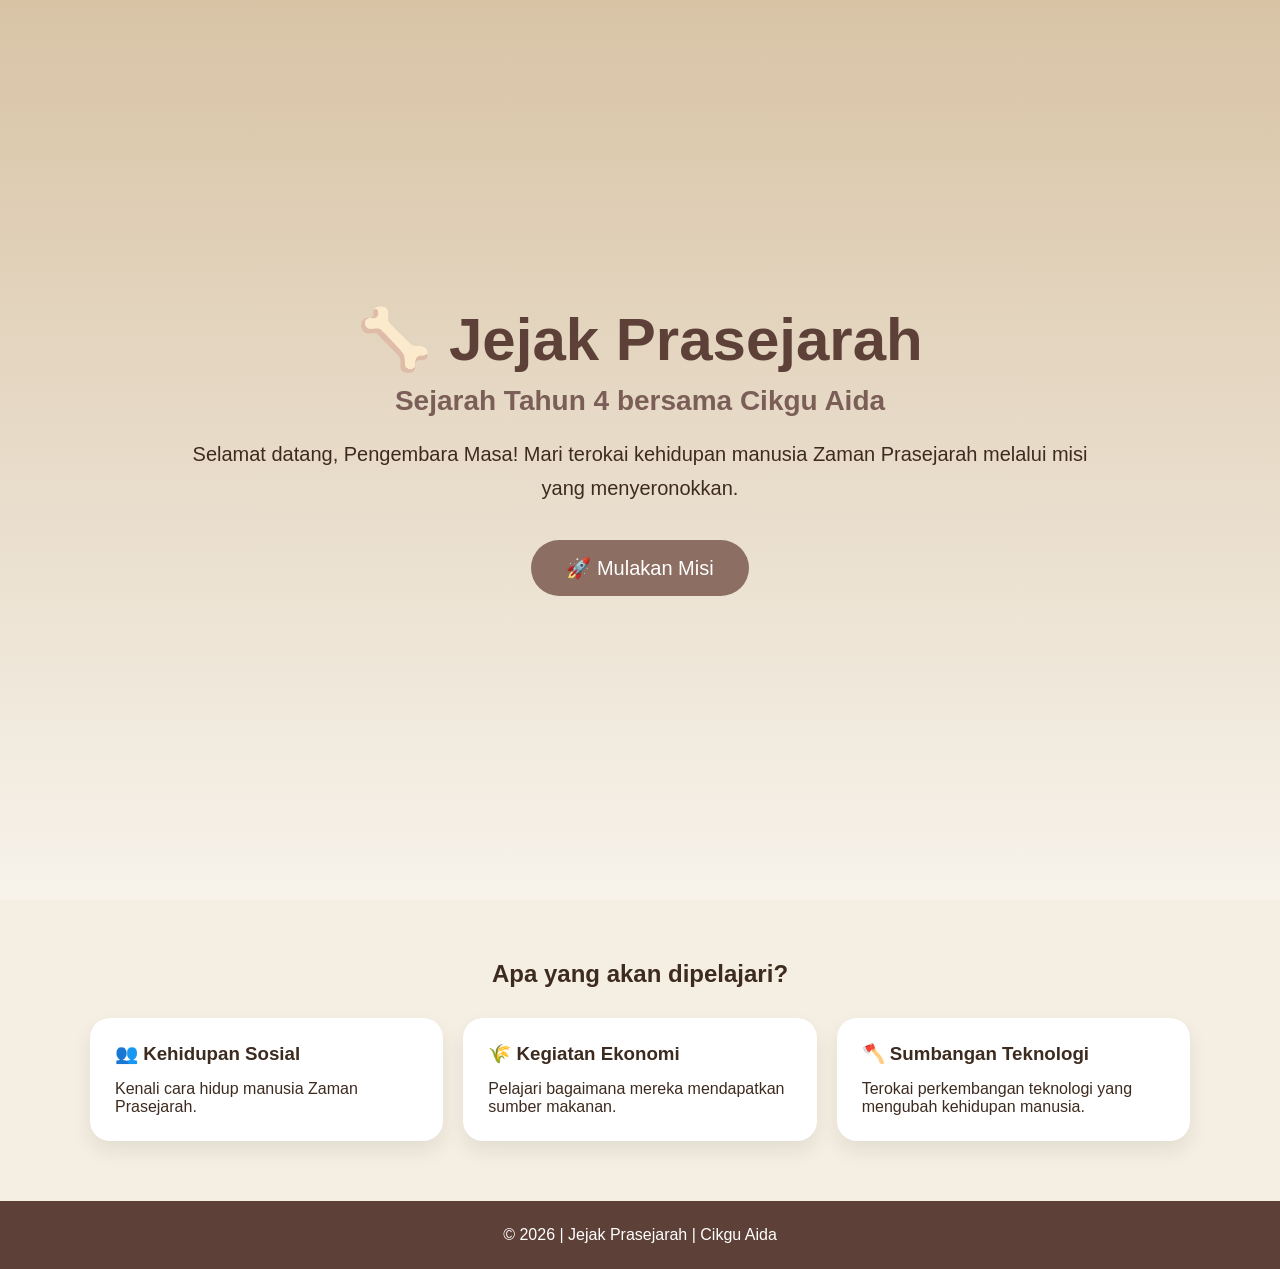
<file: index.html>
<!DOCTYPE html>
<html lang="ms">

<head>

<meta charset="UTF-8">

<meta name="viewport" content="width=device-width, initial-scale=1.0">

<title>Jejak Prasejarah | Cikgu Aida</title>

<link rel="stylesheet" href="style.css">

</head>

<body>

<header>

<div class="hero">

<h1>🦴 Jejak Prasejarah</h1>

<h2>Sejarah Tahun 4 bersama Cikgu Aida</h2>

<p>

Selamat datang, Pengembara Masa!

Mari terokai kehidupan manusia Zaman Prasejarah melalui misi yang menyeronokkan.

</p>

<a href="unit6.html" class="btn">

🚀 Mulakan Misi

</a>

</div>

</header>

<section>

<div class="container">

<h2 style="text-align:center;">Apa yang akan dipelajari?</h2>

<div class="cards">

<div class="card">

<h3>👥 Kehidupan Sosial</h3>

<p>
Kenali cara hidup manusia Zaman Prasejarah.
</p>

</div>

<div class="card">

<h3>🌾 Kegiatan Ekonomi</h3>

<p>
Pelajari bagaimana mereka mendapatkan sumber makanan.
</p>

</div>

<div class="card">

<h3>🪓 Sumbangan Teknologi</h3>

<p>
Terokai perkembangan teknologi yang mengubah kehidupan manusia.
</p>

</div>

</div>

</div>

</section>

<footer>

© 2026 | Jejak Prasejarah | Cikgu Aida

</footer>

<script src="script.js"></script>

</body>

</html>
</file>
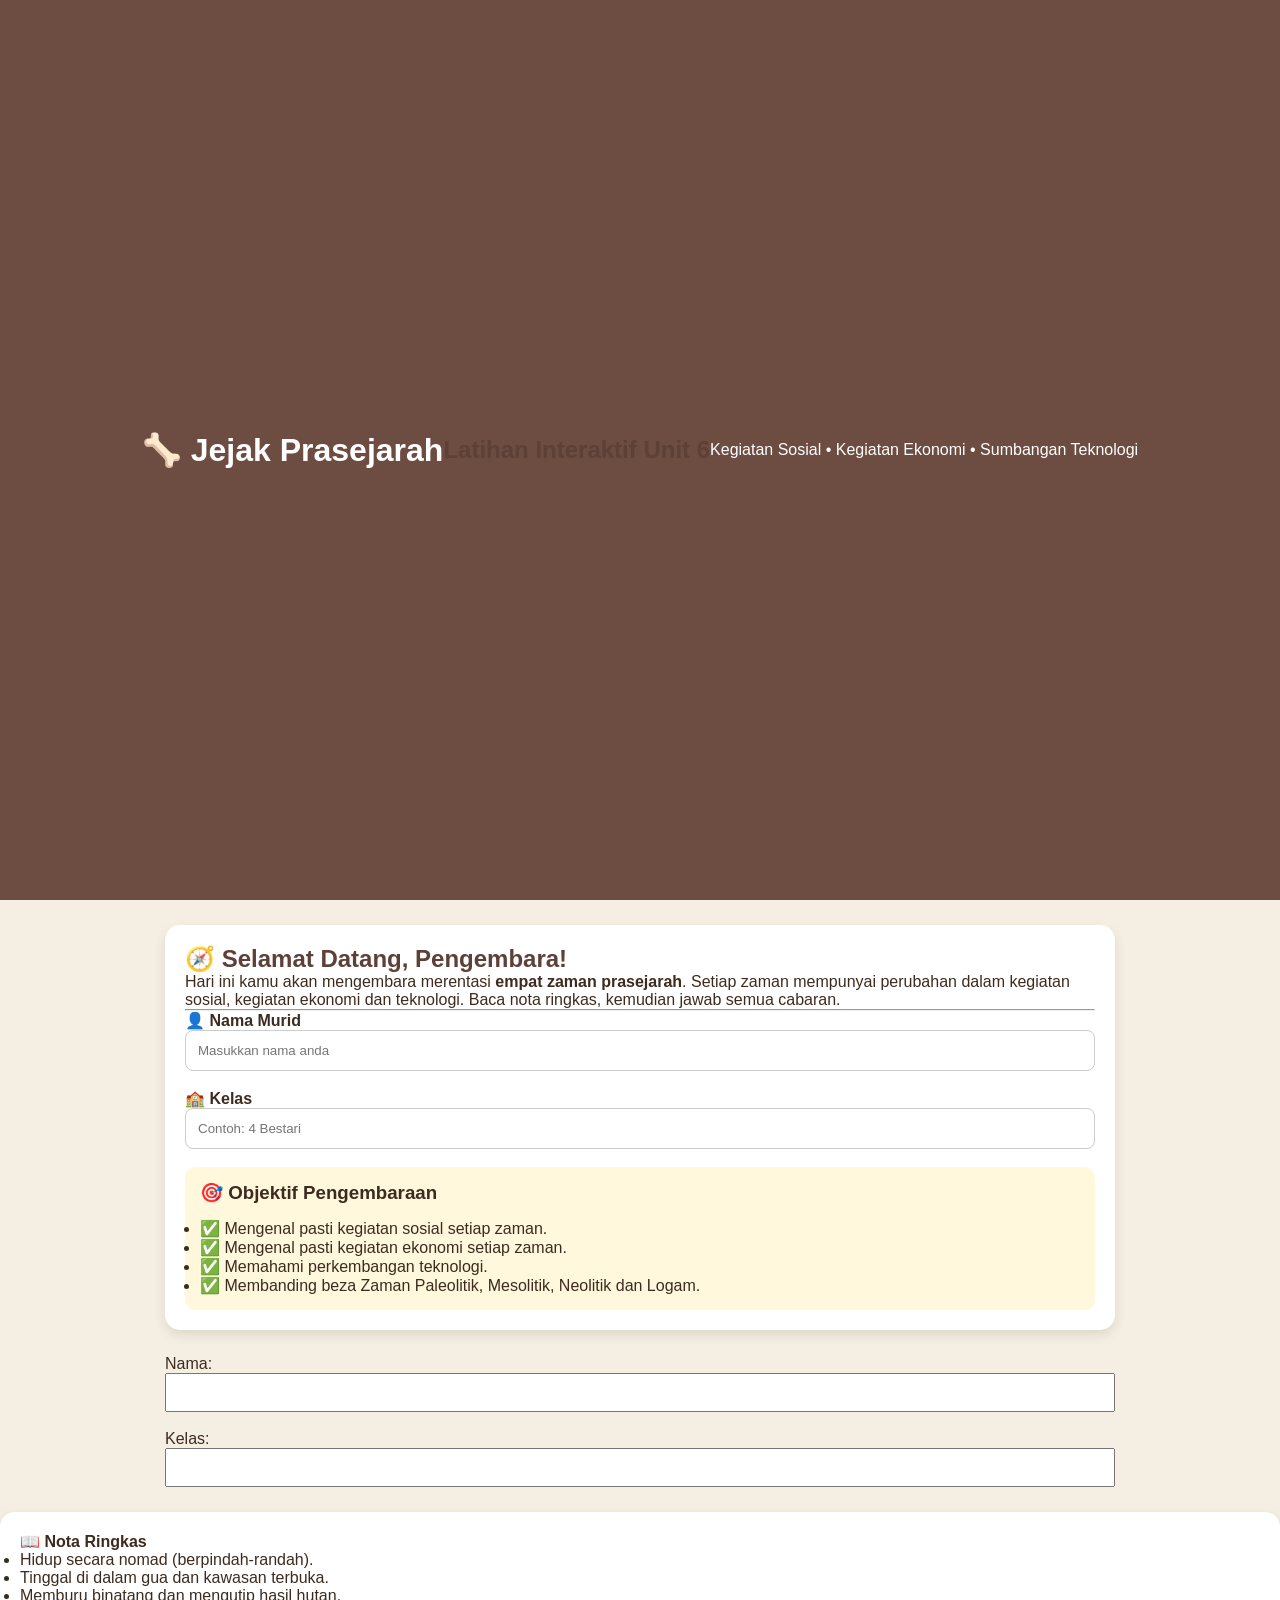
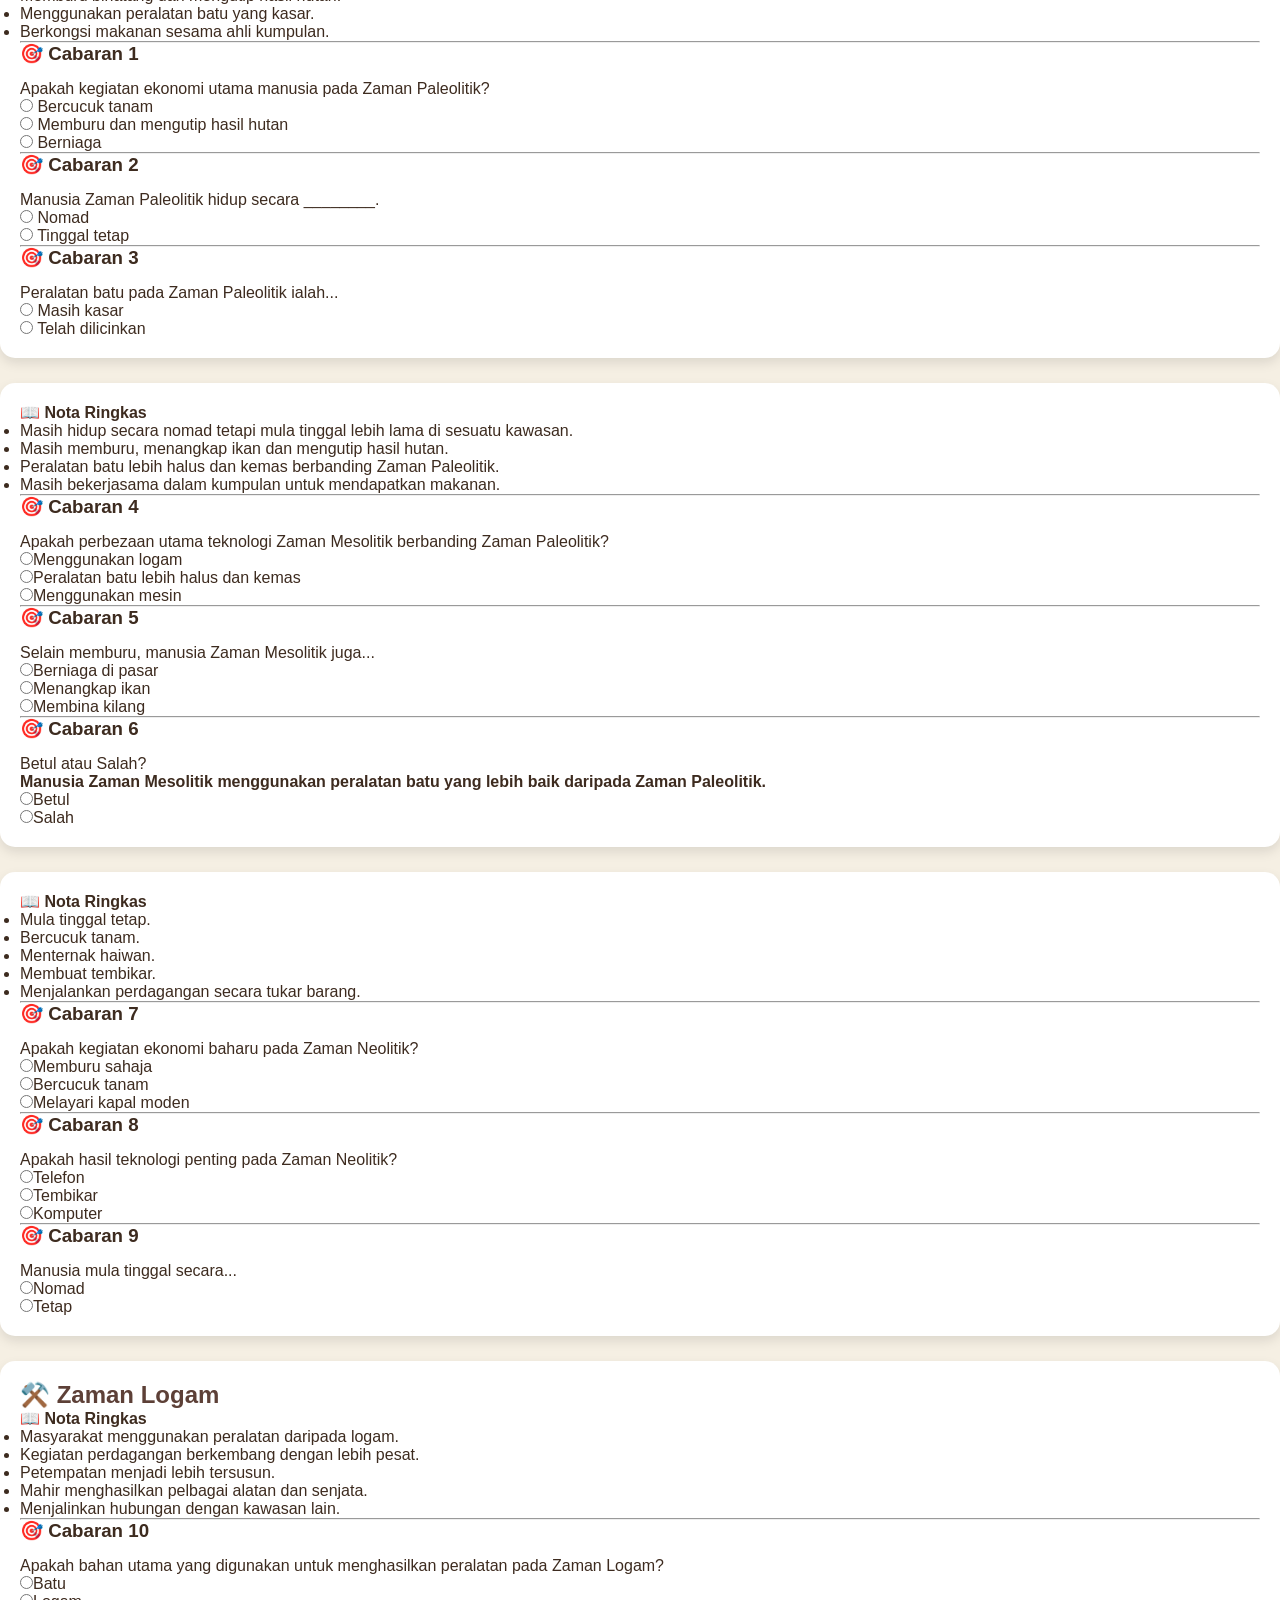
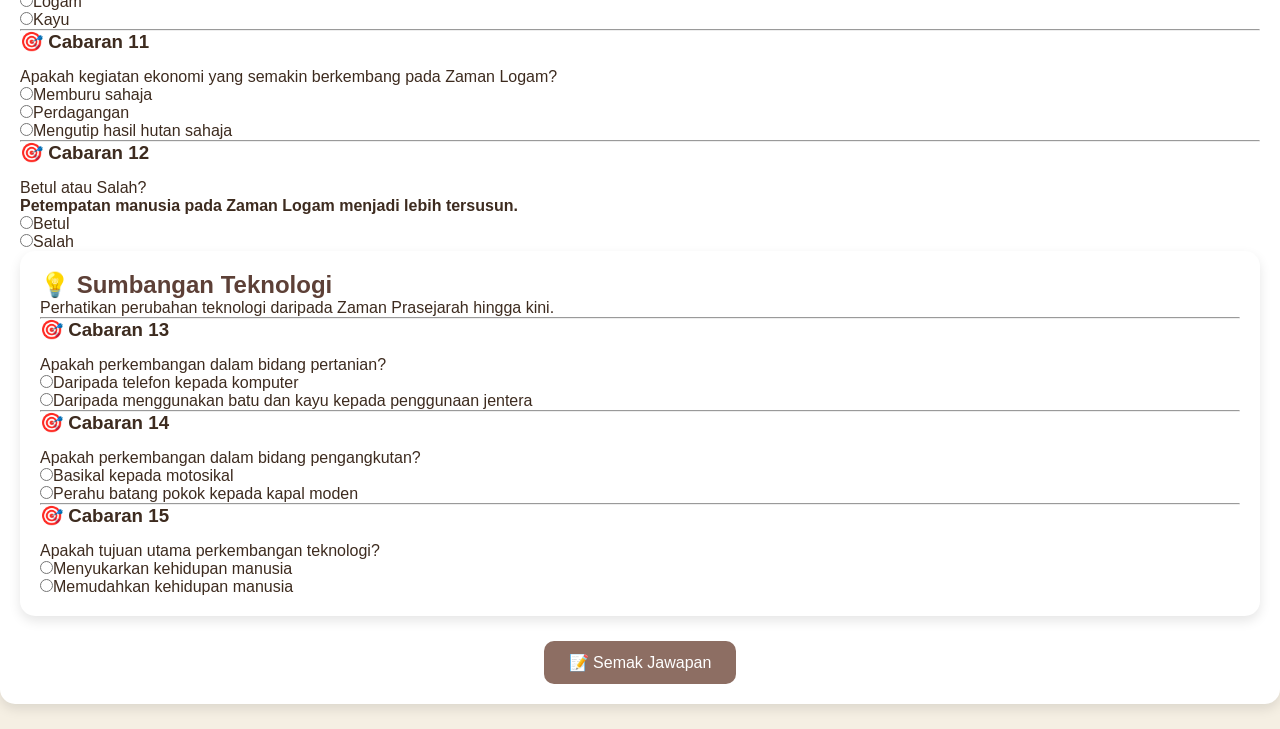
<file: latihan.html>
<!DOCTYPE html>
<html lang="ms">
<head>
<meta charset="UTF-8">
<meta name="viewport" content="width=device-width, initial-scale=1.0">

<title>Latihan Interaktif Unit 6</title>

<link rel="stylesheet" href="style.css">

<style>

body{
background:#f5efe3;
font-family:Arial, Helvetica, sans-serif;
margin:0;
}

header{
background:#6d4c41;
color:white;
padding:25px;
text-align:center;
}

.container{
max-width:1000px;
margin:auto;
padding:25px;
}

.card{
background:white;
padding:20px;
border-radius:15px;
margin-bottom:25px;
box-shadow:0 5px 12px rgba(0,0,0,.1);
}

h2{
color:#5d4037;
}

button{
padding:12px 25px;
border:none;
border-radius:10px;
background:#8d6e63;
color:white;
font-size:16px;
cursor:pointer;
}

button:hover{
background:#5d4037;
}

</style>

</head>

<body>

<header>

<h1>🦴 Jejak Prasejarah</h1>

<h2>Latihan Interaktif Unit 6</h2>

<p>
Kegiatan Sosial • Kegiatan Ekonomi • Sumbangan Teknologi
</p>

</header>

<div class="container">

<div class="card">

<h2>🧭 Selamat Datang, Pengembara!</h2>

<p>
Hari ini kamu akan mengembara merentasi <strong>empat zaman prasejarah</strong>.
Setiap zaman mempunyai perubahan dalam kegiatan sosial, kegiatan ekonomi dan teknologi.
Baca nota ringkas, kemudian jawab semua cabaran.
</p>

<hr>

<label><strong>👤 Nama Murid</strong></label><br>
<input id="nama" type="text" placeholder="Masukkan nama anda"
style="width:100%;padding:12px;border-radius:8px;border:1px solid #ccc;"><br><br>

<label><strong>🏫 Kelas</strong></label><br>
<input id="kelas" type="text" placeholder="Contoh: 4 Bestari"
style="width:100%;padding:12px;border-radius:8px;border:1px solid #ccc;"><br><br>

<div style="background:#FFF8DC;padding:15px;border-radius:10px;">

<h3>🎯 Objektif Pengembaraan</h3>

<ul>

<li>✅ Mengenal pasti kegiatan sosial setiap zaman.</li>

<li>✅ Mengenal pasti kegiatan ekonomi setiap zaman.</li>

<li>✅ Memahami perkembangan teknologi.</li>

<li>✅ Membanding beza Zaman Paleolitik, Mesolitik, Neolitik dan Logam.</li>

</ul>

</div>

</div>

<label>Nama:</label><br>
<input type="text" style="width:100%;padding:10px;"><br><br>

<label>Kelas:</label><br>
<input type="text" style="width:100%;padding:10px;">

</div>

<div class="card">

<p><strong>📖 Nota Ringkas</strong></p>

<ul>

<li>Hidup secara nomad (berpindah-randah).</li>

<li>Tinggal di dalam gua dan kawasan terbuka.</li>

<li>Memburu binatang dan mengutip hasil hutan.</li>

<li>Menggunakan peralatan batu yang kasar.</li>

<li>Berkongsi makanan sesama ahli kumpulan.</li>

</ul>

<hr>

<h3>🎯 Cabaran 1</h3>

<p>Apakah kegiatan ekonomi utama manusia pada Zaman Paleolitik?</p>

<label>
<input type="radio" name="p1">
Bercucuk tanam
</label><br>

<label>
<input type="radio" name="p1" data-answer="true">
Memburu dan mengutip hasil hutan
</label><br>

<label>
<input type="radio" name="p1">
Berniaga
</label>

<hr>

<h3>🎯 Cabaran 2</h3>

<p>Manusia Zaman Paleolitik hidup secara ________.</p>

<label>
<input type="radio" name="p2" data-answer="true">
Nomad
</label><br>

<label>
<input type="radio" name="p2">
Tinggal tetap
</label>

<hr>

<h3>🎯 Cabaran 3</h3>

<p>Peralatan batu pada Zaman Paleolitik ialah...</p>

<label>
<input type="radio" name="p3" data-answer="true">
Masih kasar
</label><br>

<label>
<input type="radio" name="p3">
Telah dilicinkan
</label>


</div>

<div class="card">

<p><strong>📖 Nota Ringkas</strong></p>

<ul>
<li>Masih hidup secara nomad tetapi mula tinggal lebih lama di sesuatu kawasan.</li>

<li>Masih memburu, menangkap ikan dan mengutip hasil hutan.</li>

<li>Peralatan batu lebih halus dan kemas berbanding Zaman Paleolitik.</li>

<li>Masih bekerjasama dalam kumpulan untuk mendapatkan makanan.</li>
</ul>

<hr>

<h3>🎯 Cabaran 4</h3>

<p>Apakah perbezaan utama teknologi Zaman Mesolitik berbanding Zaman Paleolitik?</p>

<label><input type="radio" name="m1">Menggunakan logam</label><br>

<label><input type="radio" name="m1" data-answer="true">Peralatan batu lebih halus dan kemas</label><br>

<label><input type="radio" name="m1">Menggunakan mesin</label>

<hr>

<h3>🎯 Cabaran 5</h3>

<p>Selain memburu, manusia Zaman Mesolitik juga...</p>

<label><input type="radio" name="m2">Berniaga di pasar</label><br>

<label><input type="radio" name="m2" data-answer="true">Menangkap ikan</label><br>

<label><input type="radio" name="m2">Membina kilang</label>

<hr>

<h3>🎯 Cabaran 6</h3>

<p>Betul atau Salah?</p>

<p><strong>Manusia Zaman Mesolitik menggunakan peralatan batu yang lebih baik daripada Zaman Paleolitik.</strong></p>

<label><input type="radio" name="m3" data-answer="true">Betul</label><br>

<label><input type="radio" name="m3">Salah</label>



</div>

<div class="card">

<p><strong>📖 Nota Ringkas</strong></p>

<ul>
<li>Mula tinggal tetap.</li>

<li>Bercucuk tanam.</li>

<li>Menternak haiwan.</li>

<li>Membuat tembikar.</li>

<li>Menjalankan perdagangan secara tukar barang.</li>

</ul>

<hr>

<h3>🎯 Cabaran 7</h3>

<p>Apakah kegiatan ekonomi baharu pada Zaman Neolitik?</p>

<label><input type="radio" name="n1">Memburu sahaja</label><br>

<label><input type="radio" name="n1" data-answer="true">Bercucuk tanam</label><br>

<label><input type="radio" name="n1">Melayari kapal moden</label>

<hr>

<h3>🎯 Cabaran 8</h3>

<p>Apakah hasil teknologi penting pada Zaman Neolitik?</p>

<label><input type="radio" name="n2">Telefon</label><br>

<label><input type="radio" name="n2" data-answer="true">Tembikar</label><br>

<label><input type="radio" name="n2">Komputer</label>

<hr>

<h3>🎯 Cabaran 9</h3>

<p>Manusia mula tinggal secara...</p>

<label><input type="radio" name="n3">Nomad</label><br>

<label><input type="radio" name="n3" data-answer="true">Tetap</label>


</div>

<div class="card">

<h2>⚒️ Zaman Logam</h2>

<p><strong>📖 Nota Ringkas</strong></p>


<ul>

<li>Masyarakat menggunakan peralatan daripada logam.</li>

<li>Kegiatan perdagangan berkembang dengan lebih pesat.</li>

<li>Petempatan menjadi lebih tersusun.</li>

<li>Mahir menghasilkan pelbagai alatan dan senjata.</li>

<li>Menjalinkan hubungan dengan kawasan lain.</li>
</ul>

<hr>

<h3>🎯 Cabaran 10</h3>

<p>Apakah bahan utama yang digunakan untuk menghasilkan peralatan pada Zaman Logam?</p>

<label><input type="radio" name="l1">Batu</label><br>

<label><input type="radio" name="l1" data-answer="true">Logam</label><br>

<label><input type="radio" name="l1">Kayu</label>

<hr>

<h3>🎯 Cabaran 11</h3>

<p>Apakah kegiatan ekonomi yang semakin berkembang pada Zaman Logam?</p>

<label><input type="radio" name="l2">Memburu sahaja</label><br>

<label><input type="radio" name="l2" data-answer="true">Perdagangan</label><br>

<label><input type="radio" name="l2">Mengutip hasil hutan sahaja</label>

<hr>

<h3>🎯 Cabaran 12</h3>

<p>Betul atau Salah?</p>

<p><strong>Petempatan manusia pada Zaman Logam menjadi lebih tersusun.</strong></p>

<label><input type="radio" name="l3" data-answer="true">Betul</label><br>

<label><input type="radio" name="l3">Salah</label>

<div class="card">

<h2>💡 Sumbangan Teknologi</h2>

<p>
Perhatikan perubahan teknologi daripada Zaman Prasejarah hingga kini.
</p>

<hr>

<h3>🎯 Cabaran 13</h3>

<p>Apakah perkembangan dalam bidang pertanian?</p>

<label><input type="radio" name="t1">Daripada telefon kepada komputer</label><br>

<label><input type="radio" name="t1" data-answer="true">Daripada menggunakan batu dan kayu kepada penggunaan jentera</label>

<hr>

<h3>🎯 Cabaran 14</h3>

<p>Apakah perkembangan dalam bidang pengangkutan?</p>

<label><input type="radio" name="t2">Basikal kepada motosikal</label><br>

<label><input type="radio" name="t2" data-answer="true">Perahu batang pokok kepada kapal moden</label>

<hr>

<h3>🎯 Cabaran 15</h3>

<p>Apakah tujuan utama perkembangan teknologi?</p>

<label><input type="radio" name="t3">Menyukarkan kehidupan manusia</label><br>

<label><input type="radio" name="t3" data-answer="true">Memudahkan kehidupan manusia</label>

</div>


<div style="text-align:center;">

<button onclick="semakJawapan()">
📝 Semak Jawapan
</button>
<div id="paparNama"></div>
<div id="paparKelas"></div>
<div id="paparMarkah"></div>
</div>

<script src="script.js"></script>

</body>
</html>
</file>
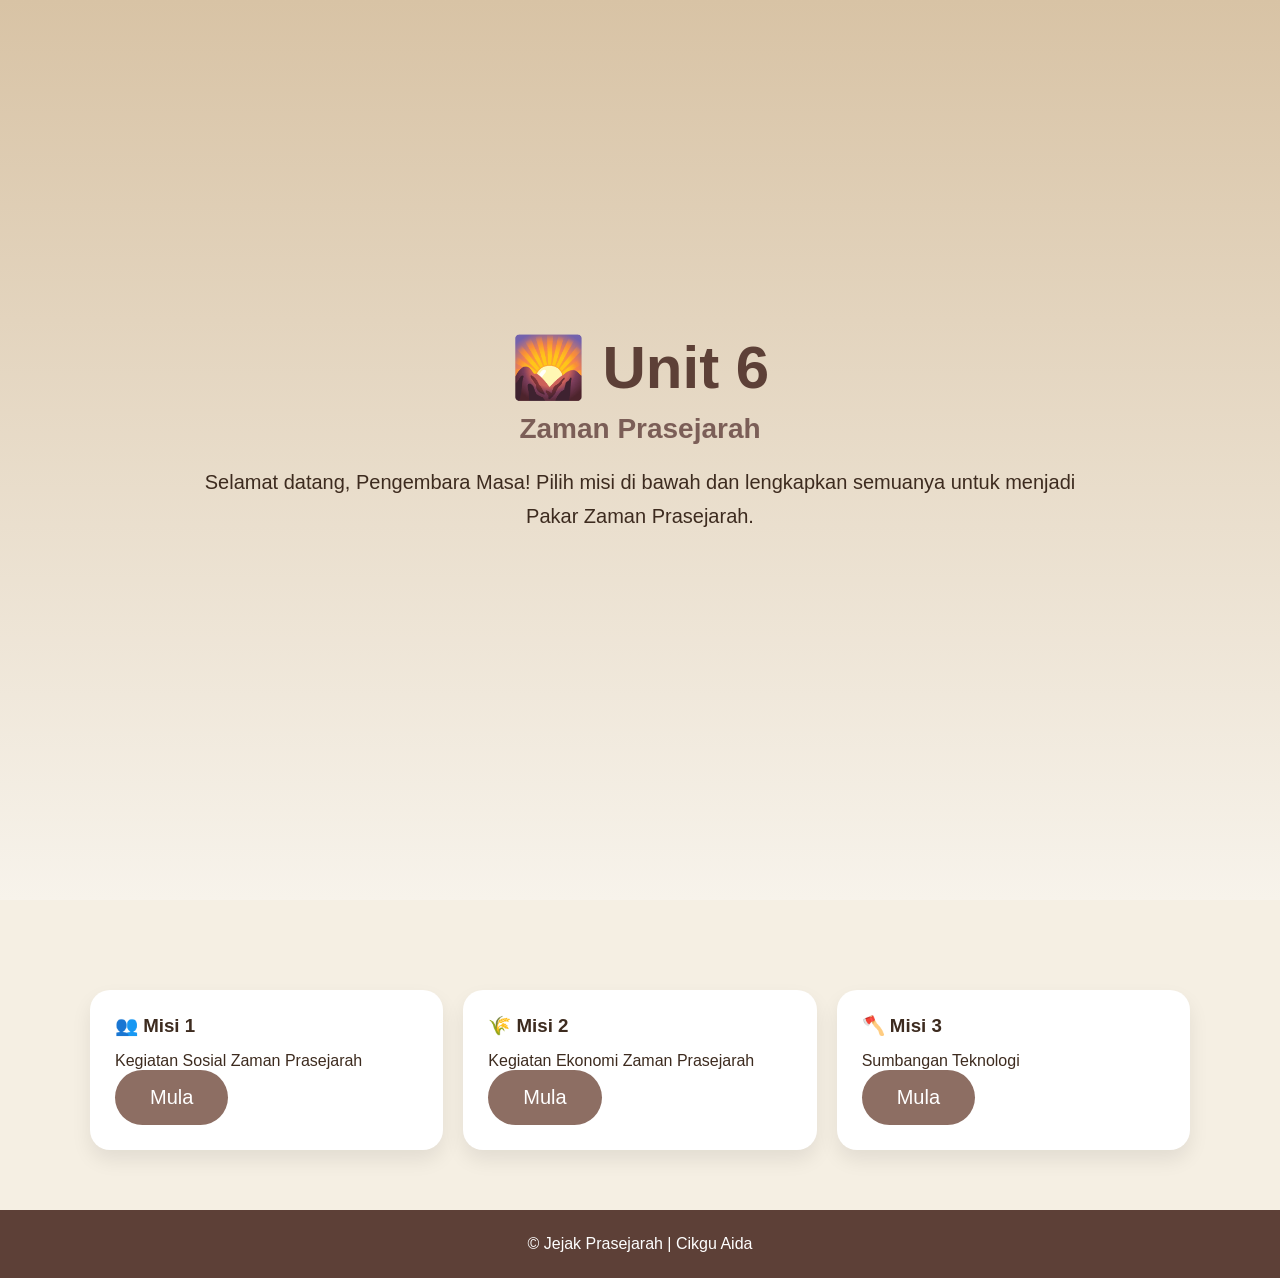
<file: unit6.html>
<!DOCTYPE html>
<html lang="ms">
<head>

<meta charset="UTF-8">

<meta name="viewport" content="width=device-width, initial-scale=1.0">

<title>Unit 6 | Jejak Prasejarah</title>

<link rel="stylesheet" href="style.css">

</head>

<body>

<header>

<div class="hero">

<h1>🌄 Unit 6</h1>

<h2>Zaman Prasejarah</h2>

<p>

Selamat datang, Pengembara Masa!

Pilih misi di bawah dan lengkapkan semuanya untuk menjadi Pakar Zaman Prasejarah.

</p>

</div>

</header>

<section>

<div class="container">

<div class="cards">

<div class="card">

<h3>👥 Misi 1</h3>

<p>Kegiatan Sosial Zaman Prasejarah</p>

<a href="latihan.html" class="btn">Mula</a>

</div>

<div class="card">

<h3>🌾 Misi 2</h3>

<p>Kegiatan Ekonomi Zaman Prasejarah</p>

<a href="latihan.html" class="btn">Mula</a>

</div>

<div class="card">

<h3>🪓 Misi 3</h3>

<p>Sumbangan Teknologi</p>

<a href="latihan.html" class="btn">Mula</a>

</div>

</div>

</div>

</section>

<footer>

© Jejak Prasejarah | Cikgu Aida

</footer>

<script src="script.js"></script>

</body>

</html>
</file>
<file: style.css>
/* ==========================
   JEJAK PRASEJARAH
   by Cikgu Aida
========================== */

*{
margin:0;
padding:0;
box-sizing:border-box;
}

body{
font-family:Arial, Helvetica, sans-serif;
background:#f5efe3;
color:#3d2b1f;
}

header{
min-height:100vh;
display:flex;
justify-content:center;
align-items:center;
padding:30px;
background:linear-gradient(180deg,#d8c3a5,#f7f3eb);
}

.hero{
max-width:900px;
text-align:center;
}

.hero h1{
font-size:60px;
margin-bottom:10px;
color:#5d4037;
}

.hero h2{
font-size:28px;
margin-bottom:20px;
color:#7b5e57;
}

.hero p{
font-size:20px;
line-height:1.7;
margin-bottom:35px;
}

.btn{
display:inline-block;
padding:16px 35px;
background:#8d6e63;
color:white;
text-decoration:none;
border-radius:50px;
font-size:20px;
transition:.3s;
}

.btn:hover{
background:#6d4c41;
transform:translateY(-3px);
}

section{
padding:60px 20px;
}

.container{
max-width:1100px;
margin:auto;
}

.cards{
display:grid;
grid-template-columns:repeat(auto-fit,minmax(250px,1fr));
gap:20px;
margin-top:30px;
}

.card{
background:white;
padding:25px;
border-radius:20px;
box-shadow:0 10px 20px rgba(0,0,0,.08);
transition:.3s;
}

.card:hover{
transform:translateY(-8px);
}

.card h3{
margin-bottom:15px;
}

footer{
padding:25px;
text-align:center;
background:#5d4037;
color:white;
}
</file>
